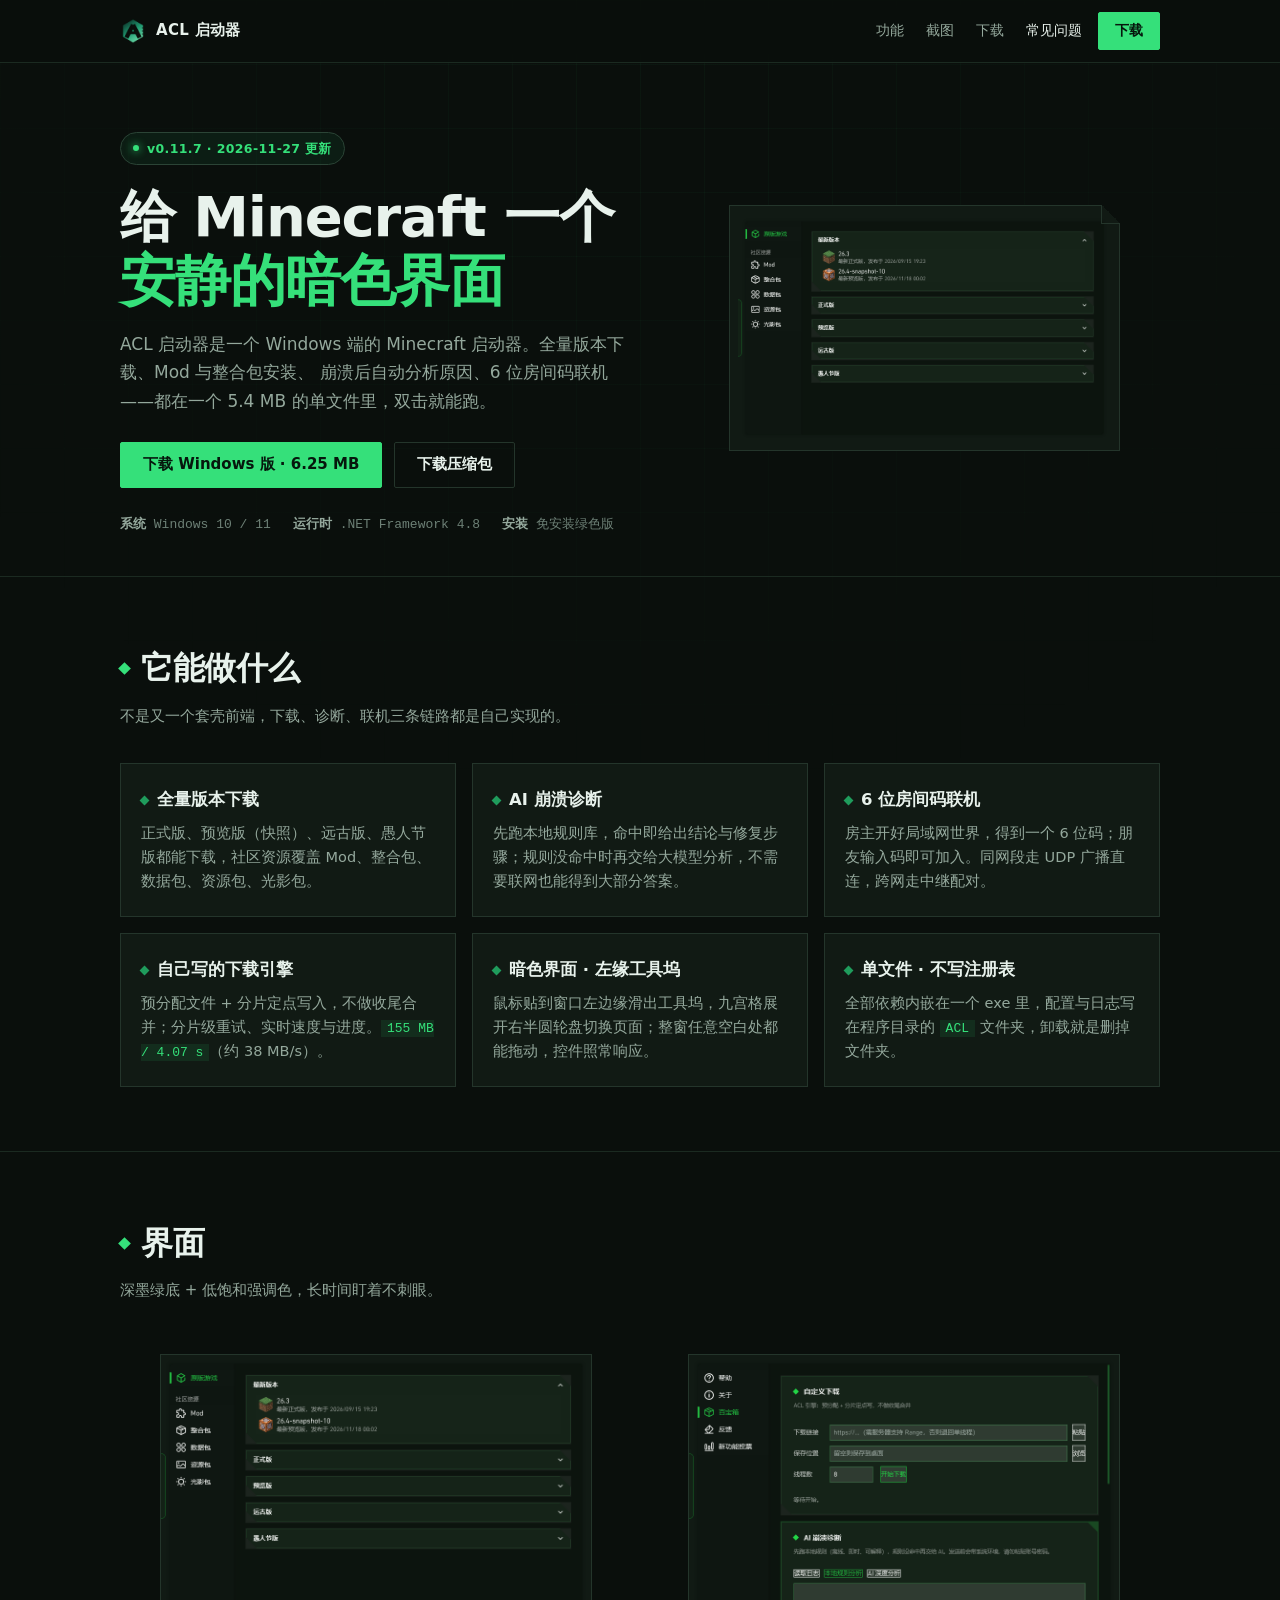
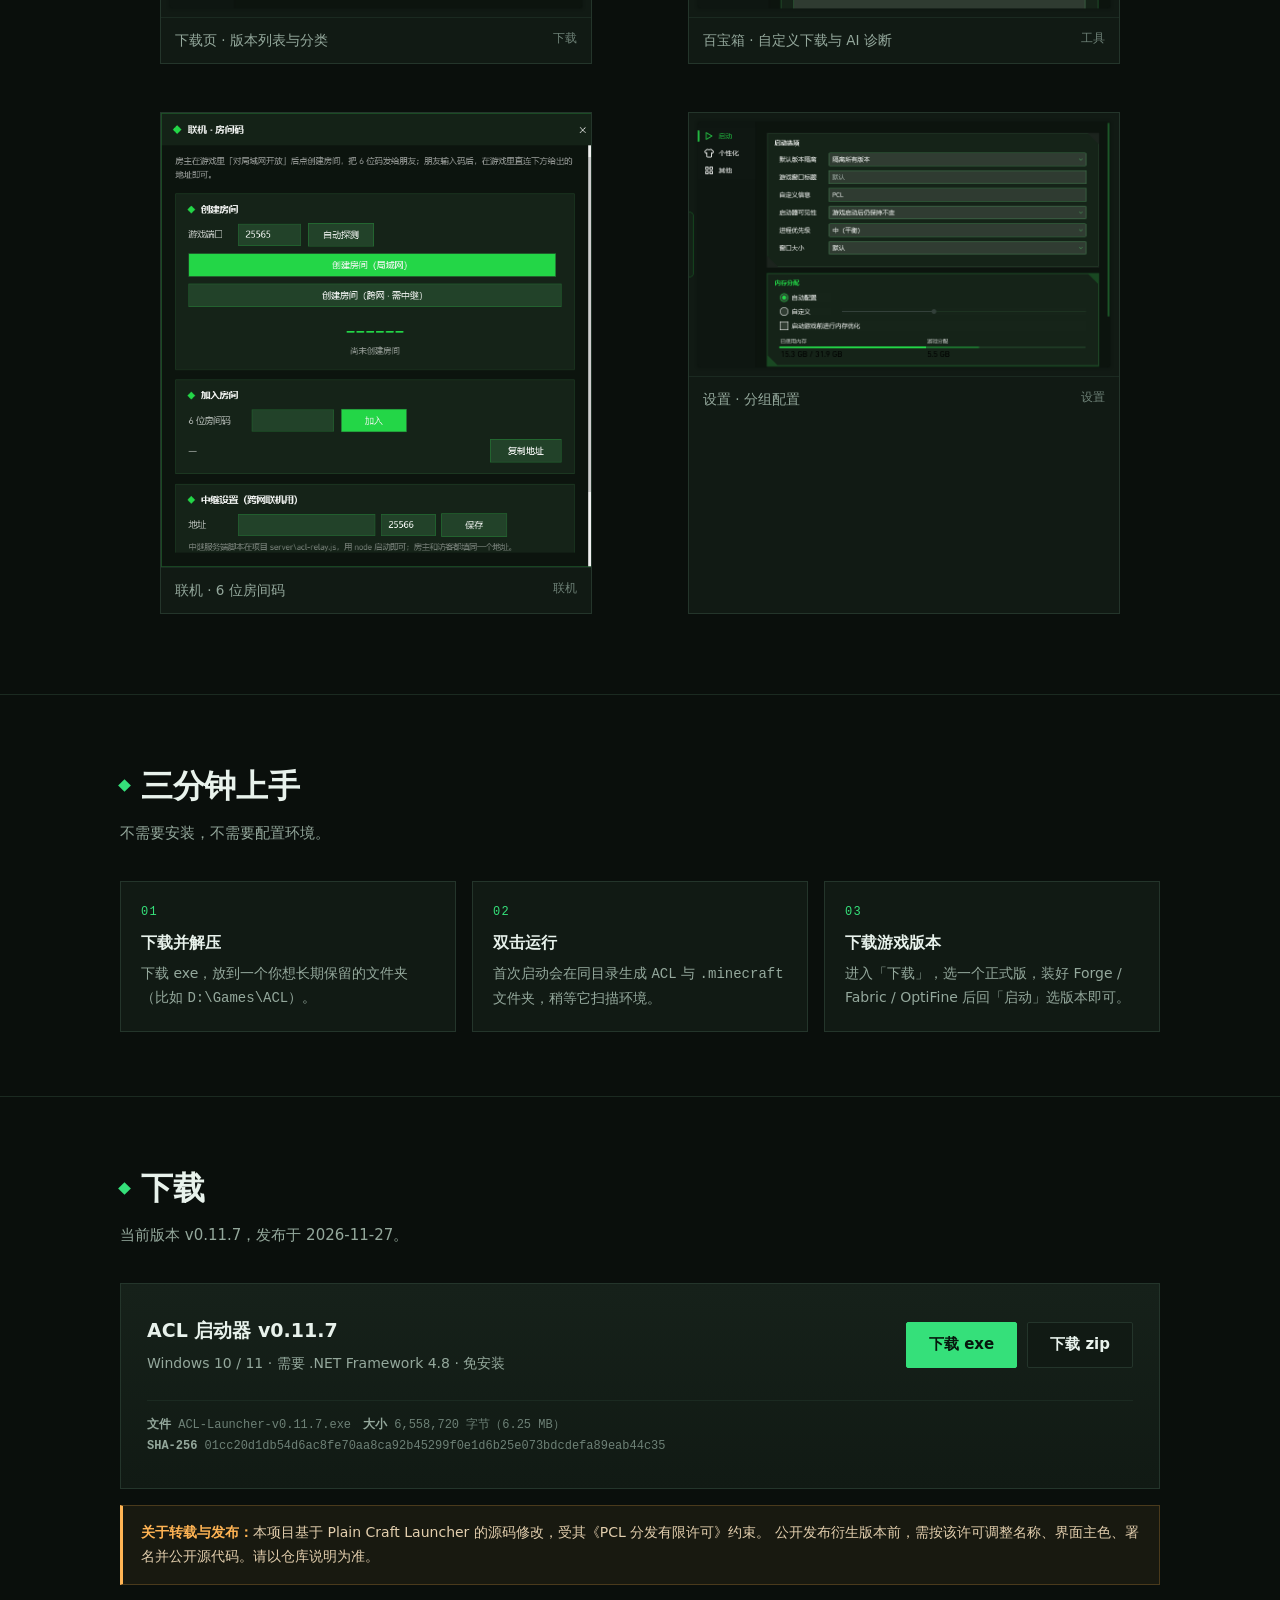
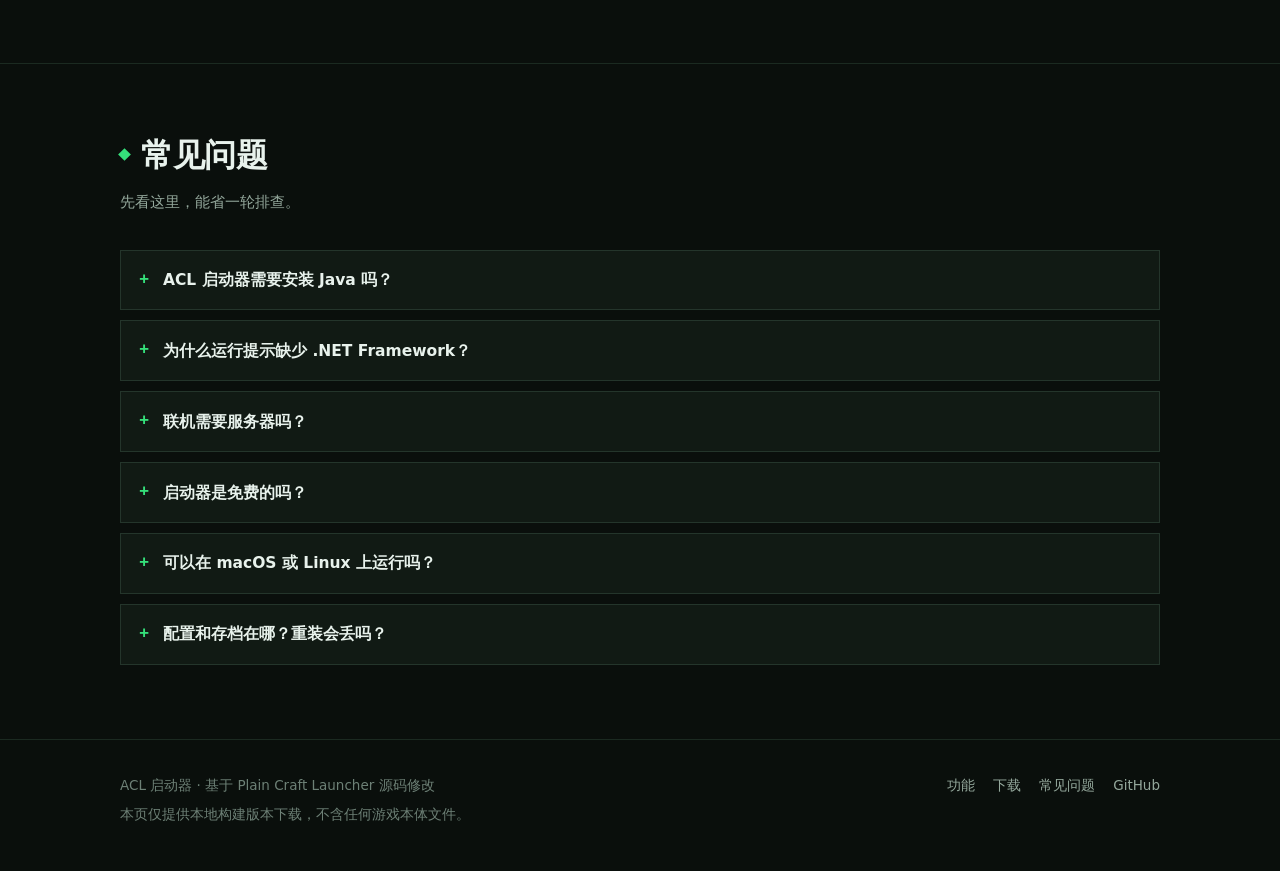
<file: index.html>
<!DOCTYPE html>
<html lang="zh-CN">
<head>
<meta charset="utf-8">
<meta name="viewport" content="width=device-width, initial-scale=1, viewport-fit=cover">
<meta name="theme-color" content="#0a0f0c">

<!-- ⚠️ 部署前请把下面所有 https://acl.jzl.red/ 换成你的真实地址 -->
<title>ACL 启动器下载 - Minecraft 启动器 | 暗色科技风 · 内置联机与 AI 崩溃诊断</title>
<meta name="description" content="ACL 启动器：Windows 端 Minecraft 启动器，支持正式版/预览版/远古版/愚人节版全量下载、Mod 与整合包安装、AI 崩溃诊断、6 位房间码联机。单文件绿色版，5.4 MB，解压即用。">
<meta name="keywords" content="ACL启动器,Minecraft启动器,MC启动器下载,我的世界启动器,联机,AI崩溃诊断,整合包,Forge,Fabric">
<meta name="author" content="ACL Launcher">
<meta name="robots" content="index,follow,max-image-preview:large">
<link rel="canonical" href="https://acl.jzl.red/">

<!-- 社交分享 -->
<meta property="og:type" content="website">
<meta property="og:site_name" content="ACL 启动器">
<meta property="og:locale" content="zh_CN">
<meta property="og:title" content="ACL 启动器 - Minecraft 启动器下载">
<meta property="og:description" content="全量版本下载 · AI 崩溃诊断 · 6 位房间码联机。Windows 单文件绿色版，5.4 MB。">
<meta property="og:url" content="https://acl.jzl.red/">
<meta property="og:image" content="https://acl.jzl.red/assets/og.png">
<meta property="og:image:width" content="1200">
<meta property="og:image:height" content="630">
<meta property="og:image:alt" content="ACL 启动器 - 暗色科技风 Minecraft 启动器">
<meta name="twitter:card" content="summary_large_image">
<meta name="twitter:title" content="ACL 启动器 - Minecraft 启动器下载">
<meta name="twitter:description" content="全量版本下载 · AI 崩溃诊断 · 6 位房间码联机。">
<meta name="twitter:image" content="https://acl.jzl.red/assets/og.png">

<!-- 图标与 PWA -->
<link rel="icon" href="assets/icon.ico" sizes="any">
<link rel="icon" type="image/png" href="assets/icon.png">
<link rel="apple-touch-icon" href="assets/icon-192.png">
<link rel="manifest" href="manifest.webmanifest">
<link rel="preload" href="assets/style.css" as="style">
<link rel="stylesheet" href="assets/style.css">

<!-- 结构化数据：软件 -->
<script type="application/ld+json">
{
  "@context": "https://schema.org",
  "@type": "SoftwareApplication",
  "name": "ACL 启动器",
  "alternateName": "ACL Launcher",
  "applicationCategory": "GameApplication",
  "applicationSubCategory": "Minecraft Launcher",
  "operatingSystem": "Windows 10, Windows 11",
  "softwareVersion": "0.11.7",
  "fileSize": "5.4MB",
  "inLanguage": "zh-CN",
  "description": "Windows 端 Minecraft 启动器，支持全量版本下载、Mod 与整合包安装、AI 崩溃诊断与 6 位房间码联机。",
  "url": "https://acl.jzl.red/",
  "downloadUrl": "https://acl.jzl.red/download/ACL-Launcher-v0.11.7.exe?v=0.11.7",
  "license": "https://acl.jzl.red/",
  "offers": { "@type": "Offer", "price": "0", "priceCurrency": "CNY" }
}
</script>

<!-- 结构化数据：常见问题 -->
<script type="application/ld+json">
{
  "@context": "https://schema.org",
  "@type": "FAQPage",
  "mainEntity": [
    {
      "@type": "Question",
      "name": "ACL 启动器需要安装 Java 吗？",
      "acceptedAnswer": { "@type": "Answer", "text": "启动器自带 Java 检测，会自动扫描本机已安装的 Java。如果没有，可以在设置里指定 Java 路径，或先安装 Java 8 / 17 / 21 中的任意一个。" }
    },
    {
      "@type": "Question",
      "name": "为什么运行提示缺少 .NET Framework？",
      "acceptedAnswer": { "@type": "Answer", "text": "ACL 启动器基于 .NET Framework 4.8。Windows 10 1809 以及 Windows 11 已内置；更早的系统需要手动安装 .NET Framework 4.8 运行时。" }
    },
    {
      "@type": "Question",
      "name": "联机需要服务器吗？",
      "acceptedAnswer": { "@type": "Answer", "text": "同一局域网内不需要，直接用 6 位房间码即可互联。跨网络联机需要一台有公网 IP 的机器运行中继脚本 server/acl-relay.js，房主与访客填写同一个中继地址。" }
    },
    {
      "@type": "Question",
      "name": "启动器是免费的吗？",
      "acceptedAnswer": { "@type": "Answer", "text": "免费。项目基于 Plain Craft Launcher 的源码修改，遵循原项目随附的《PCL 分发有限许可》，不收取任何费用。" }
    },
    {
      "@type": "Question",
      "name": "可以在 macOS 或 Linux 上运行吗？",
      "acceptedAnswer": { "@type": "Answer", "text": "目前只提供 Windows 版本，依赖 WPF 与 .NET Framework，暂不支持其他平台。" }
    }
  ]
}
</script>
</head>
<body>

<header class="site-header">
  <div class="wrap nav">
    <a class="brand" href="./">
      <img src="assets/icon.png" width="26" height="26" alt="ACL 启动器图标">
      <span>ACL 启动器</span>
    </a>
    <nav class="nav-links" aria-label="主导航">
      <a href="#features">功能</a>
      <a href="#screenshots">截图</a>
      <a href="#download">下载</a>
      <a href="#faq">常见问题</a>
    </nav>
    <a class="btn btn-primary btn-sm" href="#download">下载</a>
  </div>
</header>

<main>

  <!-- Hero -->
  <section class="hero" id="top">
    <div class="wrap hero-grid">
      <div>
        <p class="badge"><span class="dot" aria-hidden="true"></span>v0.11.7 · 2026-11-27 更新</p>
        <h1>给 Minecraft 一个<br><em>安静的暗色界面</em></h1>
        <p class="lede">
          ACL 启动器是一个 Windows 端的 Minecraft 启动器。全量版本下载、Mod 与整合包安装、
          崩溃后自动分析原因、6 位房间码联机——都在一个 5.4 MB 的单文件里，双击就能跑。
        </p>
        <div class="hero-actions">
          <a class="btn btn-primary" href="download/ACL-Launcher-v0.11.7.exe?v=0.11.7" download>
            下载 Windows 版 · 6.25 MB
          </a>
          <a class="btn btn-ghost" href="download/ACL-Launcher-v0.11.7.zip?v=0.11.7" download>
            下载压缩包
          </a>
        </div>
        <ul class="meta-list">
          <li><b>系统</b> Windows 10 / 11</li>
          <li><b>运行时</b> .NET Framework 4.8</li>
          <li><b>安装</b> 免安装绿色版</li>
        </ul>
      </div>
      <figure class="hero-shot">
        <img src="assets/shot-download.png" width="900" height="550" fetchpriority="high"
             alt="ACL 启动器下载页：原版游戏卡片显示最新正式版与最新预览版，整体为深色科技风界面">
      </figure>
    </div>
  </section>

  <!-- 功能 -->
  <section id="features">
    <div class="wrap">
      <div class="section-head">
        <h2>它能做什么</h2>
        <p>不是又一个套壳前端，下载、诊断、联机三条链路都是自己实现的。</p>
      </div>
      <div class="features">

        <article class="card">
          <h3>全量版本下载</h3>
          <p>正式版、预览版（快照）、远古版、愚人节版都能下载，社区资源覆盖 Mod、整合包、数据包、资源包、光影包。</p>
        </article>

        <article class="card">
          <h3>AI 崩溃诊断</h3>
          <p>先跑本地规则库，命中即给出结论与修复步骤；规则没命中时再交给大模型分析，不需要联网也能得到大部分答案。</p>
        </article>

        <article class="card">
          <h3>6 位房间码联机</h3>
          <p>房主开好局域网世界，得到一个 6 位码；朋友输入码即可加入。同网段走 UDP 广播直连，跨网走中继配对。</p>
        </article>

        <article class="card">
          <h3>自己写的下载引擎</h3>
          <p>预分配文件 + 分片定点写入，不做收尾合并；分片级重试、实时速度与进度。<code>155 MB / 4.07 s</code>（约 38 MB/s）。</p>
        </article>

        <article class="card">
          <h3>暗色界面 · 左缘工具坞</h3>
          <p>鼠标贴到窗口左边缘滑出工具坞，九宫格展开右半圆轮盘切换页面；整窗任意空白处都能拖动，控件照常响应。</p>
        </article>

        <article class="card">
          <h3>单文件 · 不写注册表</h3>
          <p>全部依赖内嵌在一个 exe 里，配置与日志写在程序目录的 <code>ACL</code> 文件夹，卸载就是删掉文件夹。</p>
        </article>

      </div>
    </div>
  </section>

  <!-- 截图 -->
  <section id="screenshots">
    <div class="wrap">
      <div class="section-head">
        <h2>界面</h2>
        <p>深墨绿底 + 低饱和强调色，长时间盯着不刺眼。</p>
      </div>
      <div class="shots">
        <figure class="shot">
          <img src="assets/shot-download.png" width="900" height="550" loading="lazy" decoding="async"
               alt="下载页：原版游戏卡片显示最新正式版 26.3 与最新预览版 26.4-snapshot-10">
          <figcaption>下载页 · 版本列表与分类<span>下载</span></figcaption>
        </figure>
        <figure class="shot">
          <img src="assets/shot-toolbox.png" width="900" height="550" loading="lazy" decoding="async"
               alt="百宝箱页：自定义下载、AI 崩溃诊断、AI 助手设置三张卡片">
          <figcaption>百宝箱 · 自定义下载与 AI 诊断<span>工具</span></figcaption>
        </figure>
        <figure class="shot">
          <img src="assets/shot-link.png" width="640" height="660" loading="lazy" decoding="async"
               alt="联机窗口：创建房间、输入 6 位房间码加入、中继设置与日志">
          <figcaption>联机 · 6 位房间码<span>联机</span></figcaption>
        </figure>
        <figure class="shot">
          <img src="assets/shot-setup.png" width="900" height="550" loading="lazy" decoding="async"
               alt="设置页：启动器、界面、系统等分组设置卡片，深色主题">
          <figcaption>设置 · 分组配置<span>设置</span></figcaption>
        </figure>
      </div>
    </div>
  </section>

  <!-- 快速开始 -->
  <section id="start">
    <div class="wrap">
      <div class="section-head">
        <h2>三分钟上手</h2>
        <p>不需要安装，不需要配置环境。</p>
      </div>
      <ol class="steps">
        <li>
          <strong>下载并解压</strong>
          <p>下载 exe，放到一个你想长期保留的文件夹（比如 <code>D:\Games\ACL</code>）。</p>
        </li>
        <li>
          <strong>双击运行</strong>
          <p>首次启动会在同目录生成 <code>ACL</code> 与 <code>.minecraft</code> 文件夹，稍等它扫描环境。</p>
        </li>
        <li>
          <strong>下载游戏版本</strong>
          <p>进入「下载」，选一个正式版，装好 Forge / Fabric / OptiFine 后回「启动」选版本即可。</p>
        </li>
      </ol>
    </div>
  </section>

  <!-- 下载 -->
  <section id="download">
    <div class="wrap">
      <div class="section-head">
        <h2>下载</h2>
        <p>当前版本 v0.11.7，发布于 2026-11-27。</p>
      </div>
      <div class="download-box">
        <div>
          <h3>ACL 启动器 v0.11.7</h3>
          <p>Windows 10 / 11 · 需要 .NET Framework 4.8 · 免安装</p>
        </div>
        <div class="download-actions">
          <a class="btn btn-primary" href="download/ACL-Launcher-v0.11.7.exe?v=0.11.7" download>下载 exe</a>
          <a class="btn" href="download/ACL-Launcher-v0.11.7.zip?v=0.11.7" download>下载 zip</a>
        </div>
        <div class="hash">
          <div><b>文件</b> ACL-Launcher-v0.11.7.exe　<b>大小</b> 6,558,720 字节（6.25 MB）</div>
          <div><b>SHA-256</b> 01cc20d1db54d6ac8fe70aa8ca92b45299f0e1d6b25e073bdcdefa89eab44c35</div>
        </div>
      </div>


      <p class="notice" style="margin-top:16px">
        <b>关于转载与发布：</b>本项目基于 Plain Craft Launcher 的源码修改，受其《PCL 分发有限许可》约束。
        公开发布衍生版本前，需按该许可调整名称、界面主色、署名并公开源代码。请以仓库说明为准。
      </p>
    </div>
  </section>

  <!-- FAQ -->
  <section id="faq">
    <div class="wrap">
      <div class="section-head">
        <h2>常见问题</h2>
        <p>先看这里，能省一轮排查。</p>
      </div>
      <div class="faq">
        <details>
          <summary>ACL 启动器需要安装 Java 吗？</summary>
          <div class="answer">
            <p>启动器自带 Java 检测，会自动扫描本机已安装的 Java。如果没有，可以在设置里指定 Java 路径，或先安装 Java 8 / 17 / 21 中的任意一个。</p>
          </div>
        </details>
        <details>
          <summary>为什么运行提示缺少 .NET Framework？</summary>
          <div class="answer">
            <p>ACL 启动器基于 .NET Framework 4.8。Windows 10 1809 以及 Windows 11 已内置；更早的系统需要手动安装 .NET Framework 4.8 运行时。</p>
          </div>
        </details>
        <details>
          <summary>联机需要服务器吗？</summary>
          <div class="answer">
            <p>同一局域网内不需要，直接用 6 位房间码即可互联。</p>
            <p>跨网络联机需要一台有公网 IP 的机器运行中继脚本 <code>server/acl-relay.js</code>，房主与访客填写同一个中继地址。</p>
          </div>
        </details>
        <details>
          <summary>启动器是免费的吗？</summary>
          <div class="answer">
            <p>免费。项目基于 Plain Craft Launcher 的源码修改，遵循原项目随附的《PCL 分发有限许可》，不收取任何费用。</p>
          </div>
        </details>
        <details>
          <summary>可以在 macOS 或 Linux 上运行吗？</summary>
          <div class="answer">
            <p>目前只提供 Windows 版本，依赖 WPF 与 .NET Framework，暂不支持其他平台。</p>
          </div>
        </details>
        <details>
          <summary>配置和存档在哪？重装会丢吗？</summary>
          <div class="answer">
            <p>配置、日志、皮肤都在程序目录的 <code>ACL</code> 文件夹，游戏与存档在 <code>.minecraft</code> 文件夹。整个文件夹搬走即可迁移，删除 exe 不会影响它们。</p>
          </div>
        </details>
      </div>
    </div>
  </section>

</main>

<footer class="site-footer">
  <div class="wrap footer-grid">
    <div>
      <div>ACL 启动器 · 基于 Plain Craft Launcher 源码修改</div>

      <div style="margin-top:6px">本页仅提供本地构建版本下载，不含任何游戏本体文件。</div>
    </div>
    <nav aria-label="页脚导航">
      <a href="#features">功能</a>
      <a href="#download">下载</a>
      <a href="#faq">常见问题</a>
      <a href="https://github.com/" rel="noopener">GitHub</a>
    </nav>
  </div>
</footer>

<script src="assets/main.js" defer></script>
</body>
</html>
</file>
<file: assets/style.css>
/* ==========================================================
   ACL 启动器 · 官网样式
   暗色科技风 · 移动端优先 · 无外部依赖
   ========================================================== */

:root {
  --bg: #0a0f0c;
  --bg-2: #0d1410;
  --panel: #111a14;
  --panel-2: #16211a;
  --line: #24352b;
  --line-soft: #1b2a21;
  --text: #e8f2ec;
  --muted: #94a89c;
  --muted-2: #6d8076;
  --accent: #35e07a;
  --accent-2: #1f9c5c;
  --accent-ink: #06170d;
  --warn: #ffb454;
  --radius: 2px;
  --max-w: 1080px;
  --font: "Inter", "Segoe UI", "PingFang SC", "Hiragino Sans GB",
    "Microsoft YaHei", system-ui, -apple-system, sans-serif;
  --mono: "Cascadia Mono", "JetBrains Mono", Consolas, "Courier New", monospace;
}

* { box-sizing: border-box; }

html { scroll-behavior: smooth; -webkit-text-size-adjust: 100%; }

html, body { max-width: 100%; overflow-x: hidden; }

body {
  margin: 0;
  background: var(--bg);
  color: var(--text);
  font-family: var(--font);
  font-size: 16px;
  line-height: 1.7;
  -webkit-font-smoothing: antialiased;
  overflow-x: hidden;
}

/* 背景网格 + 光晕 */
body::before {
  content: "";
  position: fixed;
  inset: 0;
  pointer-events: none;
  background-image:
    linear-gradient(to right, rgba(53, 224, 122, .045) 1px, transparent 1px),
    linear-gradient(to bottom, rgba(53, 224, 122, .045) 1px, transparent 1px);
  background-size: 64px 64px;
  mask-image: radial-gradient(circle at 50% 0%, #000 0%, transparent 78%);
  -webkit-mask-image: radial-gradient(circle at 50% 0%, #000 0%, transparent 78%);
  z-index: 0;
}

img { max-width: 100%; height: auto; display: block; }

p, li, h1, h2, h3, .lede, .card p, .answer {
  overflow-wrap: anywhere;
  word-break: normal;
}

a { color: var(--accent); text-decoration: none; }
a:hover { text-decoration: underline; }

:focus-visible {
  outline: 2px solid var(--accent);
  outline-offset: 3px;
}

.wrap {
  width: 100%;
  max-width: var(--max-w);
  margin: 0 auto;
  padding: 0 20px;
  position: relative;
  z-index: 1;
}

/* ── 顶栏 ── */
.site-header {
  position: sticky;
  top: 0;
  z-index: 50;
  background: rgba(10, 15, 12, .82);
  backdrop-filter: blur(14px);
  -webkit-backdrop-filter: blur(14px);
  border-bottom: 1px solid var(--line-soft);
}

.nav {
  display: flex;
  align-items: center;
  gap: 16px;
  height: 62px;
}

.brand {
  display: flex;
  align-items: center;
  gap: 10px;
  font-weight: 700;
  letter-spacing: .02em;
  color: var(--text);
  flex-shrink: 0;
}
.brand:hover { text-decoration: none; }
.brand img { width: 26px; height: 26px; }
.brand span { font-size: 15px; }

.nav-links {
  display: flex;
  gap: 22px;
  margin-left: auto;
  font-size: 14px;
}
.nav-links a { color: var(--muted); }
.nav-links a:hover { color: var(--text); text-decoration: none; }

/* ── 按钮 ── */
.btn {
  display: inline-flex;
  align-items: center;
  justify-content: center;
  gap: 8px;
  min-height: 46px;
  padding: 0 22px;
  border: 1px solid var(--line);
  border-radius: var(--radius);
  background: var(--panel);
  color: var(--text);
  font-size: 15px;
  font-weight: 600;
  cursor: pointer;
  transition: background .15s, border-color .15s, transform .1s;
  white-space: nowrap;
}
.btn:hover { background: var(--panel-2); border-color: #33503f; text-decoration: none; }
.btn:active { transform: translateY(1px); }

.btn-primary {
  background: var(--accent);
  border-color: var(--accent);
  color: var(--accent-ink);
}
.btn-primary:hover { background: #4bf08c; border-color: #4bf08c; }

.btn-ghost { background: transparent; }
.btn-sm { min-height: 38px; padding: 0 16px; font-size: 14px; }

/* ── Hero ── */
.hero {
  padding: 56px 0 40px;
  position: relative;
}
.hero-grid {
  display: grid;
  grid-template-columns: 1.05fr .95fr;
  gap: 48px;
  align-items: center;
}

.badge {
  display: inline-flex;
  align-items: center;
  gap: 8px;
  padding: 5px 12px;
  border: 1px solid #2b4436;
  border-radius: 999px;
  background: rgba(53, 224, 122, .07);
  color: var(--accent);
  font-size: 12.5px;
  font-weight: 600;
  letter-spacing: .03em;
  margin-bottom: 20px;
}
.badge .dot {
  width: 6px; height: 6px; border-radius: 50%;
  background: var(--accent);
  box-shadow: 0 0 8px var(--accent);
}

h1 {
  font-size: clamp(34px, 6vw, 56px);
  line-height: 1.15;
  margin: 0 0 16px;
  letter-spacing: -.02em;
  font-weight: 800;
}
h1 em {
  font-style: normal;
  color: var(--accent);
}

.lede {
  font-size: clamp(15px, 2.2vw, 17px);
  color: var(--muted);
  margin: 0 0 26px;
  max-width: 40em;
}

.hero-actions {
  display: flex;
  flex-wrap: wrap;
  gap: 12px;
  margin-bottom: 26px;
}

.meta-list {
  display: flex;
  flex-wrap: wrap;
  gap: 8px 22px;
  font-size: 13px;
  color: var(--muted-2);
  font-family: var(--mono);
  margin: 0;
  padding: 0;
  list-style: none;
}
.meta-list b { color: var(--muted); font-weight: 600; }

.hero-shot {
  border: 1px solid var(--line);
  background: var(--panel);
  padding: 8px;
  position: relative;
}
.hero-shot::after {
  content: "";
  position: absolute;
  right: -1px; top: -1px;
  width: 18px; height: 18px;
  background: linear-gradient(225deg, var(--bg) 50%, transparent 50%);
  border-left: 1px solid var(--line);
  border-bottom: 1px solid var(--line);
}

/* ── 通用区块 ── */
section { padding: 64px 0; position: relative; scroll-margin-top: 74px; }
section + section { border-top: 1px solid var(--line-soft); }

.section-head { margin-bottom: 34px; }
.section-head h2 {
  font-size: clamp(24px, 3.6vw, 32px);
  margin: 0 0 8px;
  letter-spacing: -.01em;
  display: flex;
  align-items: center;
  gap: 12px;
}
.section-head h2::before {
  content: "";
  width: 9px; height: 9px;
  background: var(--accent);
  transform: rotate(45deg);
  flex-shrink: 0;
}
.section-head p { color: var(--muted); margin: 0; font-size: 15px; }

/* ── 功能卡 ── */
.features {
  display: grid;
  grid-template-columns: repeat(auto-fit, minmax(268px, 1fr));
  gap: 16px;
}
.card {
  background: var(--panel);
  border: 1px solid var(--line);
  padding: 22px 20px;
  transition: border-color .18s, background .18s;
}
.card:hover { border-color: #35604a; background: var(--panel-2); }
.card h3 {
  margin: 0 0 8px;
  font-size: 16.5px;
  display: flex;
  align-items: center;
  gap: 9px;
}
.card h3::before {
  content: "";
  width: 7px; height: 7px;
  background: var(--accent-2);
  transform: rotate(45deg);
  flex-shrink: 0;
}
.card p { margin: 0; color: var(--muted); font-size: 14.5px; line-height: 1.65; }
.card code {
  font-family: var(--mono);
  font-size: 13px;
  background: rgba(53, 224, 122, .09);
  color: var(--accent);
  padding: 1px 6px;
}

/* ── 截图 ── */
.shots {
  display: grid;
  grid-template-columns: repeat(2, 1fr);
  gap: 16px;
}
.shot {
  border: 1px solid var(--line);
  background: var(--panel);
  overflow: hidden;
}
.shot img { width: 100%; display: block; }
.shot figcaption {
  padding: 11px 14px;
  font-size: 13.5px;
  color: var(--muted);
  border-top: 1px solid var(--line-soft);
  display: flex;
  justify-content: space-between;
  gap: 10px;
}
.shot figcaption span { color: var(--muted-2); font-family: var(--mono); font-size: 12px; }

/* ── 步骤 ── */
.steps {
  display: grid;
  grid-template-columns: repeat(auto-fit, minmax(240px, 1fr));
  gap: 16px;
  counter-reset: step;
  list-style: none;
  margin: 0;
  padding: 0;
}
.steps li {
  counter-increment: step;
  background: var(--panel);
  border: 1px solid var(--line);
  padding: 20px;
  position: relative;
}
.steps li::before {
  content: "0" counter(step);
  font-family: var(--mono);
  font-size: 12px;
  color: var(--accent);
  display: block;
  margin-bottom: 8px;
  letter-spacing: .1em;
}
.steps strong { display: block; margin-bottom: 6px; font-size: 15.5px; }
.steps p { margin: 0; color: var(--muted); font-size: 14px; }

/* ── 下载块 ── */
.download-box {
  border: 1px solid var(--line);
  background: linear-gradient(180deg, var(--panel-2), var(--panel));
  padding: 30px 26px;
  display: grid;
  grid-template-columns: 1fr auto;
  gap: 24px;
  align-items: center;
}
.download-box h3 { margin: 0 0 6px; font-size: 19px; }
.download-box p { margin: 0; color: var(--muted); font-size: 14px; }
.download-actions { display: flex; flex-wrap: wrap; gap: 10px; }

.hash {
  grid-column: 1 / -1;
  border-top: 1px solid var(--line-soft);
  padding-top: 14px;
  font-family: var(--mono);
  font-size: 12px;
  color: var(--muted-2);
  word-break: break-all;
  line-height: 1.8;
}
.hash b { color: var(--muted); font-weight: 600; }

/* ── FAQ ── */
.faq details {
  border: 1px solid var(--line);
  background: var(--panel);
  margin-bottom: 10px;
  padding: 0 18px;
}
.faq details[open] { border-color: #33503f; }
.faq summary {
  cursor: pointer;
  padding: 15px 0;
  font-weight: 600;
  font-size: 15.5px;
  list-style: none;
  display: flex;
  align-items: center;
  gap: 10px;
}
.faq summary::-webkit-details-marker { display: none; }
.faq summary::before {
  content: "+";
  color: var(--accent);
  font-family: var(--mono);
  font-size: 17px;
  width: 14px;
  flex-shrink: 0;
}
.faq details[open] summary::before { content: "−"; }
.faq .answer {
  padding: 0 0 16px 24px;
  color: var(--muted);
  font-size: 14.5px;
}
.faq .answer p { margin: 0 0 8px; }
.faq .answer p:last-child { margin-bottom: 0; }

/* ── 提示条 ── */
.notice {
  border: 1px solid #4a3a1c;
  border-left: 3px solid var(--warn);
  background: rgba(255, 180, 84, .06);
  padding: 15px 18px;
  font-size: 14px;
  color: #e3cfae;
  line-height: 1.7;
}
.notice b { color: var(--warn); }

/* ── 页脚 ── */
.site-footer {
  border-top: 1px solid var(--line-soft);
  padding: 34px 0 46px;
  color: var(--muted-2);
  font-size: 13.5px;
}
.footer-grid {
  display: flex;
  flex-wrap: wrap;
  gap: 16px 40px;
  justify-content: space-between;
  align-items: flex-start;
}
.footer-grid nav { display: flex; gap: 18px; flex-wrap: wrap; }
.footer-grid a { color: var(--muted); }

/* ── 响应式 ── */
@media (max-width: 860px) {
  .hero-grid { grid-template-columns: 1fr; gap: 32px; }
  .hero-shot { order: -1; }
  .nav-links { display: none; }
  .download-box { grid-template-columns: 1fr; }
  .shots { grid-template-columns: 1fr; }
  section { padding: 48px 0; }
  .hero { padding: 36px 0 28px; }
}

@media (max-width: 520px) {
  body { font-size: 15px; }
  .wrap { padding: 0 16px; }
  /* 只有这两个区里的按钮铺满，顶栏按钮保持紧凑 */
  .hero-actions .btn,
  .download-actions .btn { width: 100%; }
  .hero-actions { flex-direction: column; }
  .download-actions { flex-direction: column; }
  .nav .btn { width: auto; min-height: 34px; padding: 0 14px; font-size: 13px; }
  .meta-list { gap: 6px 14px; font-size: 12px; }
  .nav { height: 56px; }
}

@media (prefers-reduced-motion: reduce) {
  html { scroll-behavior: auto; }
  * { transition: none !important; animation: none !important; }
}

/* 打印 */
@media print {
  body::before, .site-header, .hero-shot, .download-actions { display: none; }
  body { background: #fff; color: #000; }
}
</file>
